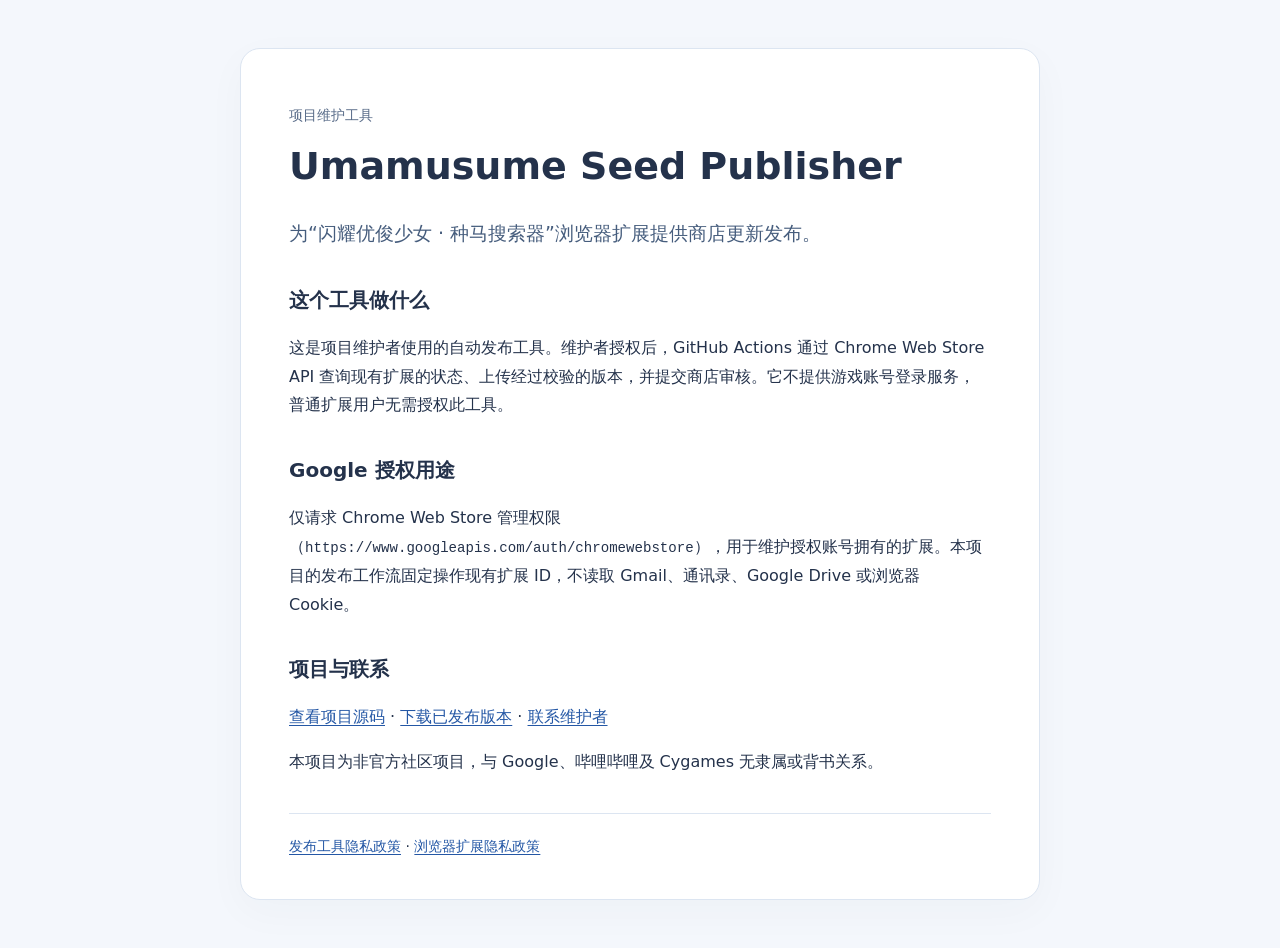
<file: publisher-site/index.html>
<!doctype html>
<html lang="zh-CN">
<meta charset="utf-8">
<meta name="viewport" content="width=device-width,initial-scale=1">
<title>Umamusume Seed Publisher · 发布工具说明</title>
<link rel="stylesheet" href="style.css">
<main>
  <p class="eyebrow">项目维护工具</p>
  <h1>Umamusume Seed Publisher</h1>
  <p class="lead">为“闪耀优俊少女 · 种马搜索器”浏览器扩展提供商店更新发布。</p>
  <h2>这个工具做什么</h2>
  <p>这是项目维护者使用的自动发布工具。维护者授权后，GitHub Actions 通过 Chrome Web Store API 查询现有扩展的状态、上传经过校验的版本，并提交商店审核。它不提供游戏账号登录服务，普通扩展用户无需授权此工具。</p>
  <h2>Google 授权用途</h2>
  <p>仅请求 Chrome Web Store 管理权限（<code>https://www.googleapis.com/auth/chromewebstore</code>），用于维护授权账号拥有的扩展。本项目的发布工作流固定操作现有扩展 ID，不读取 Gmail、通讯录、Google Drive 或浏览器 Cookie。</p>
  <h2>项目与联系</h2>
  <p><a href="https://github.com/yyahz/umamusume-seed-optimizer">查看项目源码</a> · <a href="https://github.com/yyahz/umamusume-seed-optimizer/releases">下载已发布版本</a> · <a href="https://github.com/yyahz/umamusume-seed-optimizer/issues">联系维护者</a></p>
  <p>本项目为非官方社区项目，与 Google、哔哩哔哩及 Cygames 无隶属或背书关系。</p>
  <footer><a href="privacy.html">发布工具隐私政策</a> · <a href="https://github.com/yyahz/umamusume-seed-optimizer/blob/main/PRIVACY.md">浏览器扩展隐私政策</a></footer>
</main>
</html>
</file>
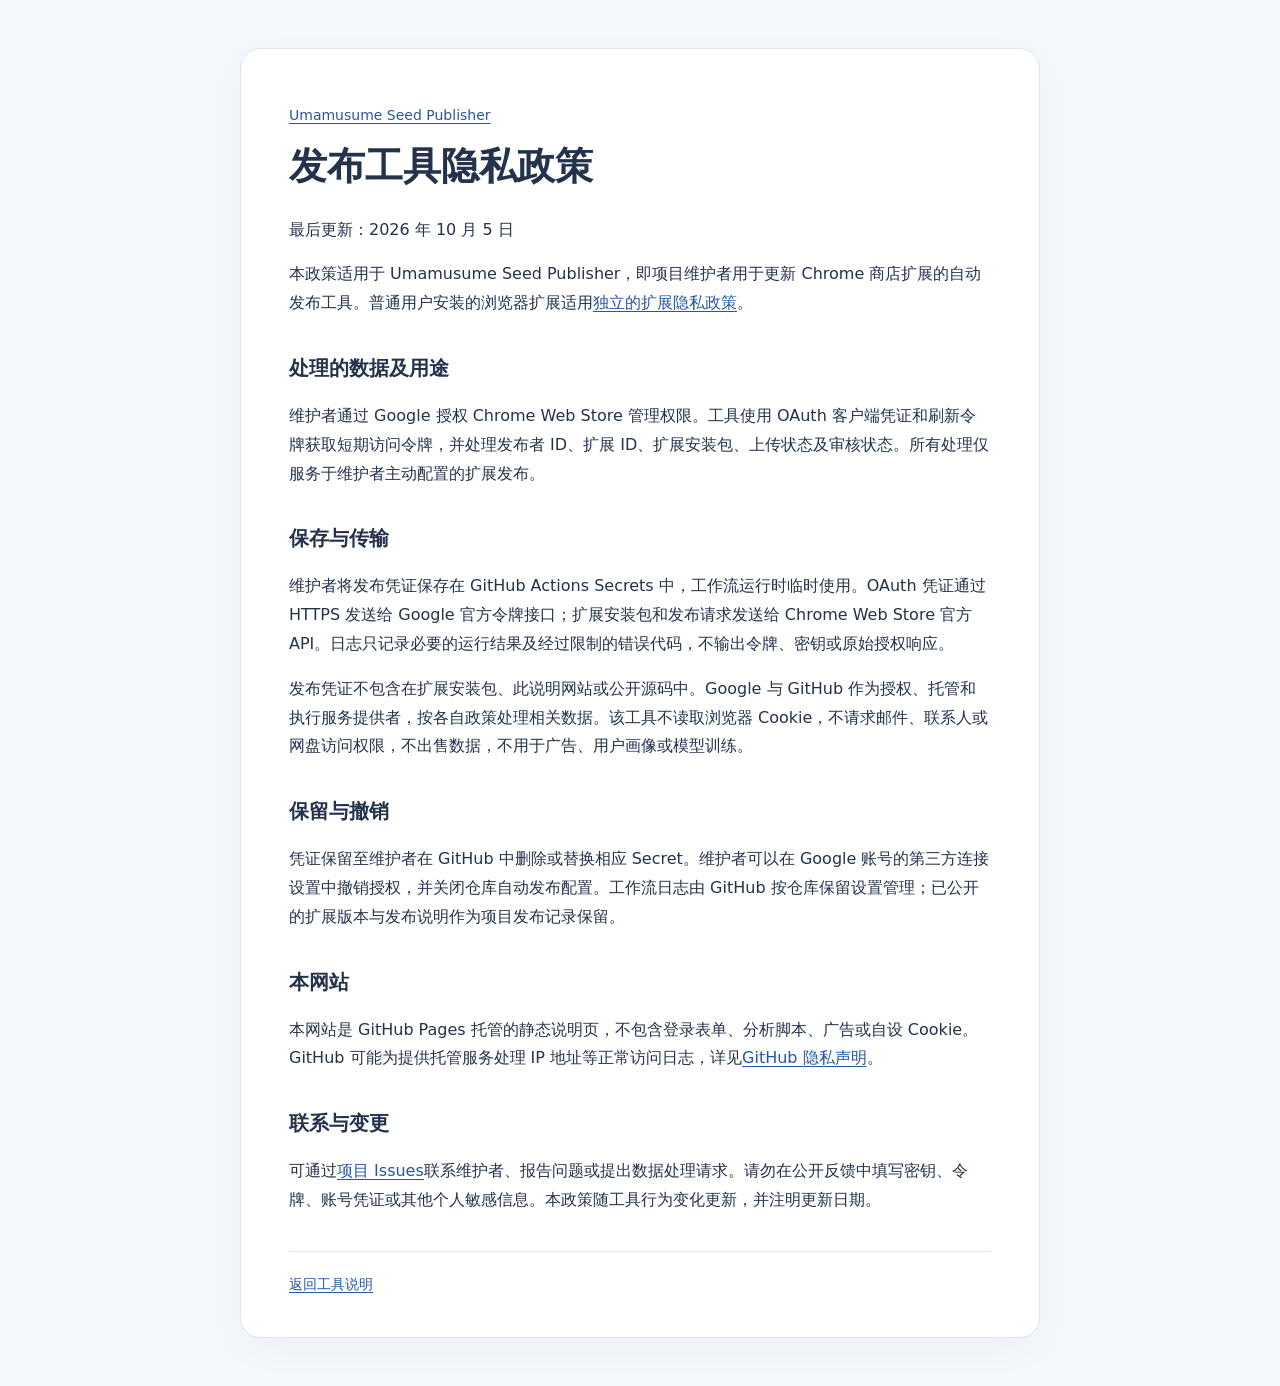
<file: publisher-site/privacy.html>
<!doctype html>
<html lang="zh-CN">
<meta charset="utf-8">
<meta name="viewport" content="width=device-width,initial-scale=1">
<title>隐私政策 · Umamusume Seed Publisher</title>
<link rel="stylesheet" href="style.css">
<main>
  <p class="eyebrow"><a href="index.html">Umamusume Seed Publisher</a></p>
  <h1>发布工具隐私政策</h1>
  <p>最后更新：2026 年 10 月 5 日</p>
  <p>本政策适用于 Umamusume Seed Publisher，即项目维护者用于更新 Chrome 商店扩展的自动发布工具。普通用户安装的浏览器扩展适用<a href="https://github.com/yyahz/umamusume-seed-optimizer/blob/main/PRIVACY.md">独立的扩展隐私政策</a>。</p>
  <h2>处理的数据及用途</h2>
  <p>维护者通过 Google 授权 Chrome Web Store 管理权限。工具使用 OAuth 客户端凭证和刷新令牌获取短期访问令牌，并处理发布者 ID、扩展 ID、扩展安装包、上传状态及审核状态。所有处理仅服务于维护者主动配置的扩展发布。</p>
  <h2>保存与传输</h2>
  <p>维护者将发布凭证保存在 GitHub Actions Secrets 中，工作流运行时临时使用。OAuth 凭证通过 HTTPS 发送给 Google 官方令牌接口；扩展安装包和发布请求发送给 Chrome Web Store 官方 API。日志只记录必要的运行结果及经过限制的错误代码，不输出令牌、密钥或原始授权响应。</p>
  <p>发布凭证不包含在扩展安装包、此说明网站或公开源码中。Google 与 GitHub 作为授权、托管和执行服务提供者，按各自政策处理相关数据。该工具不读取浏览器 Cookie，不请求邮件、联系人或网盘访问权限，不出售数据，不用于广告、用户画像或模型训练。</p>
  <h2>保留与撤销</h2>
  <p>凭证保留至维护者在 GitHub 中删除或替换相应 Secret。维护者可以在 Google 账号的第三方连接设置中撤销授权，并关闭仓库自动发布配置。工作流日志由 GitHub 按仓库保留设置管理；已公开的扩展版本与发布说明作为项目发布记录保留。</p>
  <h2>本网站</h2>
  <p>本网站是 GitHub Pages 托管的静态说明页，不包含登录表单、分析脚本、广告或自设 Cookie。GitHub 可能为提供托管服务处理 IP 地址等正常访问日志，详见<a href="https://docs.github.com/en/site-policy/privacy-policies/github-general-privacy-statement">GitHub 隐私声明</a>。</p>
  <h2>联系与变更</h2>
  <p>可通过<a href="https://github.com/yyahz/umamusume-seed-optimizer/issues">项目 Issues</a>联系维护者、报告问题或提出数据处理请求。请勿在公开反馈中填写密钥、令牌、账号凭证或其他个人敏感信息。本政策随工具行为变化更新，并注明更新日期。</p>
  <footer><a href="index.html">返回工具说明</a></footer>
</main>
</html>
</file>
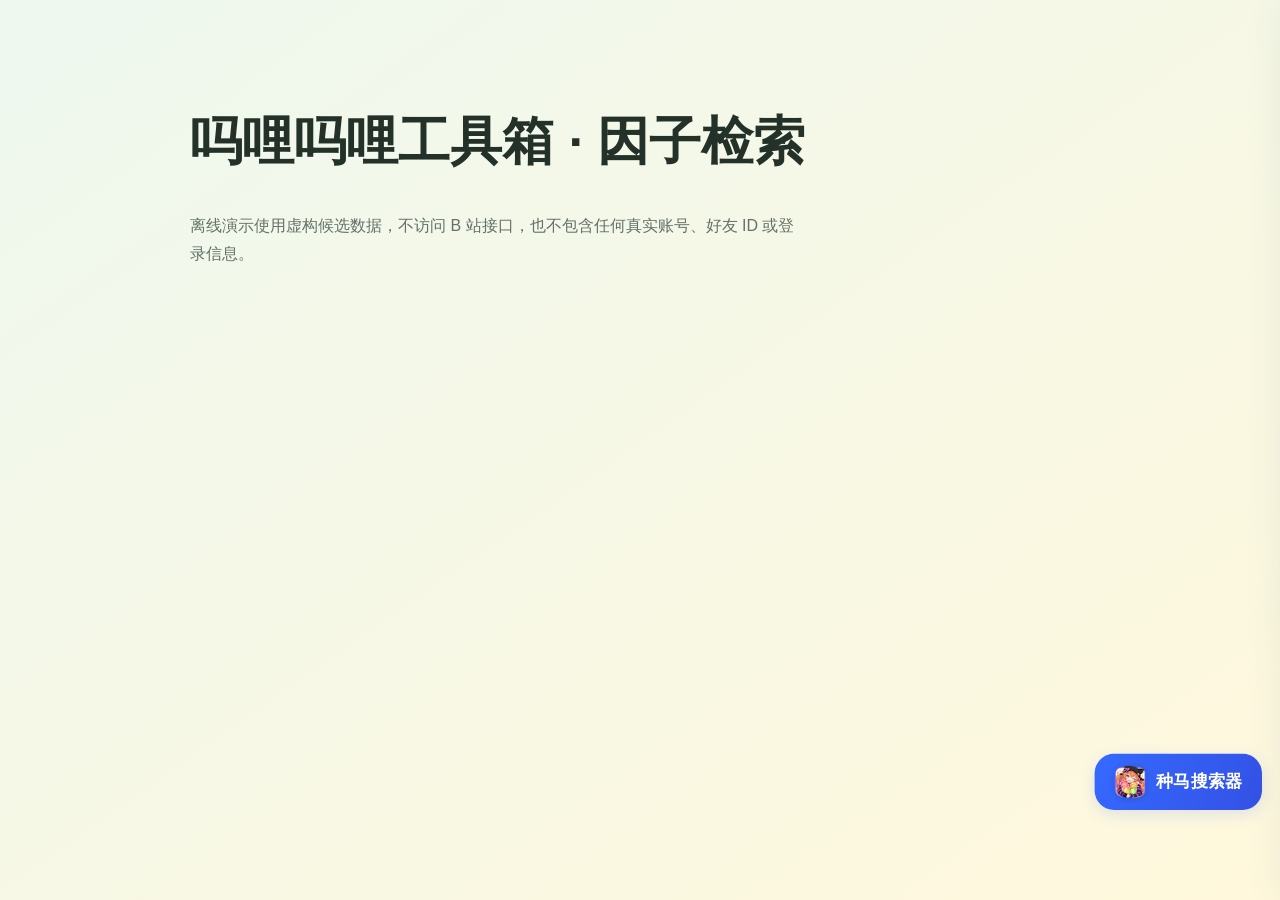
<file: tests/harness.html>
<!doctype html>
<html lang="zh-CN">
<head>
  <meta charset="utf-8">
  <meta name="viewport" content="width=device-width,initial-scale=1">
  <title>种马搜索器离线演示</title>
  <style>
    body { margin:0; min-height:100vh; color:#233129; background:linear-gradient(145deg,#eef8ef,#fff8dc); font-family:"Microsoft YaHei UI",sans-serif; }
    main { width:min(900px,calc(100% - 32px)); margin:0 auto; padding:72px 0; }
    h1 { font-size:clamp(28px,5vw,52px); }
    p { max-width:620px; color:#647169; line-height:1.8; }
  </style>
</head>
<body>
  <main><h1>吗哩吗哩工具箱 · 因子检索</h1><p>离线演示使用虚构候选数据，不访问 B 站接口，也不包含任何真实账号、好友 ID 或登录信息。</p></main>
  <script>
    const harnessParams = new URLSearchParams(location.search);
    const mockedScreenWidth = Number(harnessParams.get("screenWidth"));
    if (Number.isFinite(mockedScreenWidth) && mockedScreenWidth > 0) {
      Object.defineProperty(window.screen, "availWidth", { configurable:true, value:mockedScreenWidth });
    }
    const saved = {
      umaSeedOptimizerPreferencesV1: {
        colorOrder: ["blue", "red", "green", "white"],
        depth: 1,
        filterFull: true
      },
      umaSeedOptimizerSessionV1: {
        cardIds: [100101],
        desiredFactors: [
          { type:1, num:1, name:"速度", tier:1, minStars:7, minSelfStars:2, colorId:"blue", subtype:"属性" },
          { type:2, num:31, name:"短距离", tier:1, minStars:5, minSelfStars:1, colorId:"red", subtype:"适性" },
          { type:6, num:30001, name:"URA剧本", tier:2, minStars:3, minSelfStars:1, colorId:"white", subtype:"剧本" }
        ]
      }
    };
    window.chrome = {
      runtime: {
        getURL(path) { return new URL(`../${path}`, location.href).href; },
        async sendMessage(message) {
          if (message?.type === "UMA_SEED_SESSION_GET_V1") return { ok:true, value:saved.umaSeedOptimizerSessionV1 || {} };
          if (message?.type === "UMA_SEED_SESSION_SET_V1") {
            saved.umaSeedOptimizerSessionV1 = message.value || {};
            return { ok:true };
          }
          return { ok:false };
        }
      },
      storage: {
        local: {
          async get(key) { return { [key]: saved[key] }; },
          async set(document) { Object.assign(saved, document); }
        }
      }
    };
    const factors = [{ factor_groups: [
      { type:1, factors:[
        { type:1, num:1, name:"速度" }, { type:1, num:2, name:"耐力" }, { type:1, num:3, name:"力量" }, { type:1, num:4, name:"毅力" }, { type:1, num:5, name:"智力" }
      ] },
      { type:2, factors:[
        { type:2, num:11, name:"草地" }, { type:2, num:21, name:"领跑" }, { type:2, num:31, name:"短距离" }, { type:2, num:32, name:"英里" }
      ] },
      { type:3, factors:[
        { type:3, num:100101, name:"璀璨流星" }, { type:3, num:100601, name:"胜利的鼓动" },
        { type:3, num:100701, name:"夏日光晕" }, { type:3, num:100801, name:"心头一击♪啾" },
        { type:3, num:100901, name:"威风堂堂，锦绣逐梦！" }, { type:3, num:101001, name:"决不让出领头的景色……！" }
      ] },
      { type:4, factors:[
        { type:4, num:20001, name:"顺时针○" }, { type:4, num:20002, name:"逆时针○" }, { type:4, num:20013, name:"标准距离○" },
        { type:4, num:20101, name:"位置感" }, { type:4, num:20102, name:"打基础" }, { type:4, num:20103, name:"危险回避" },
        { type:4, num:200352, name:"弯道恢复○" }, { type:4, num:200532, name:"抢先" }, { type:4, num:201742, name:"优俊少女爱好者" },
        { type:4, num:20201, name:"点燃青春·速" }, { type:4, num:20202, name:"点燃青春·耐" }, { type:4, num:20203, name:"点燃青春·力" },
        { type:4, num:20204, name:"点燃青春·根" }, { type:4, num:20205, name:"点燃青春·智" },
        { type:4, num:20206, name:"点燃青春·智+" }
      ] },
      { type:5, factors:[
        { type:5, num:10002, name:"中京短途赛" }, { type:5, num:10013, name:"短途者锦标赛" }
      ] },
      { type:6, factors:[
        { type:6, num:30001, name:"URA剧本" }, { type:6, num:30002, name:"青春杯剧本" }, { type:6, num:30005, name:"荣耀女神杯剧本" }
      ] }
    ] }];
    const heroCards = [
      { card_id:100101, name:"特别周", rarity:3 },
      { card_id:100202, name:"无声铃鹿", rarity:3 },
      { card_id:100303, name:"东海帝王", rarity:3 },
      { card_id:100404, name:"黄金船", rarity:2 },
      { card_id:100505, name:"春丽", rarity:1 },
      { card_id:100606, name:"大树快车", rarity:1 }
    ];
    const candidates = [
      { role_id:"77510321", hero_card:{ card_name:"优先速度型", icon_url:"https://example.test/body.png", icon_url_f:"https://example.test/parent-f.png", icon_url_m:"https://example.test/parent-m.png", win_race_count:42, factors:[
        { factor_id:1,type:1,num:1,name:"速度",rarity:3,total_rarity:9 },
        { factor_id:2,type:2,num:31,name:"短距离",rarity:2,total_rarity:7 },
        { factor_id:3,type:6,num:30001,name:"URA剧本",rarity:1,total_rarity:5 }
      ] } },
      { role_id:"88246019", hero_card:{ card_name:"短距剧本型", win_race_count:55, factors:[
        { factor_id:4,type:1,num:1,name:"速度",rarity:2,total_rarity:5 },
        { factor_id:5,type:2,num:31,name:"短距离",rarity:3,total_rarity:9 },
        { factor_id:6,type:6,num:30001,name:"URA剧本",rarity:1,total_rarity:9 }
      ] } },
      { role_id:"19420753", hero_card:{ win_race_count:31, factors:[
        { factor_id:7,type:2,num:31,name:"短距离",rarity:1,total_rarity:3 },
        { factor_id:8,type:4,num:20001,name:"顺时针○",rarity:0,total_rarity:6 }
      ] } }
    ];
    window.addEventListener("message", (event) => {
      const request = event.data;
      if (event.source !== window || request?.channel !== "UMA_SEED_OPTIMIZER_REQUEST_V1") return;
      window.__lastUmaRequest = request;
      const result = request.action === "GET_FACTORS"
        ? { code:0, data:factors }
        : request.action === "GET_HERO_CARDS"
          ? { code:0, data:heroCards }
          : { code:0, data:{ records:candidates, total:candidates.length, has_next_page:false } };
      setTimeout(() => window.postMessage({
        channel:"UMA_SEED_OPTIMIZER_RESPONSE_V1",
        requestId:request.requestId,
        ok:true,
        result
      }, "*"), 40);
    });
  </script>
  <script src="../ranking.js"></script>
  <script src="../gold-skill-map.js"></script>
  <script src="../traditional-name-map.js"></script>
  <script src="../factor-recognizer.js"></script>
  <script src="../request-guard.js"></script>
  <script src="../content.js"></script>
  <script>
    if (harnessParams.get("open") === "1") {
      document.getElementById("uma-seed-optimizer-host")?.shadowRoot?.querySelector(".launcher")?.click();
    }
  </script>
</body>
</html>
</file>
<file: publisher-site/style.css>
:root{color-scheme:light;font:16px/1.8 system-ui,-apple-system,"Segoe UI","Microsoft YaHei",sans-serif;color:#24324b;background:#f4f7fc}*{box-sizing:border-box}body{margin:0;padding:48px 20px}main{max-width:800px;margin:auto;padding:40px 48px;border:1px solid #dce5f1;border-radius:20px;background:#fff;box-shadow:0 12px 40px #24324b08}h1{font-size:clamp(26px,4vw,38px);line-height:1.3;margin:8px 0 24px;overflow-wrap:anywhere}h2{font-size:20px;margin:32px 0 10px}.eyebrow{color:#586b88;font-size:14px}.lead{font-size:19px;color:#465d7d}a{color:#2457a5;text-underline-offset:3px}a:hover{color:#163c76}a:focus-visible{outline:3px solid #74a5ef;outline-offset:4px}code{overflow-wrap:anywhere;font-size:.88em}footer{margin-top:36px;padding-top:20px;border-top:1px solid #dce5f1;font-size:14px}@media(max-width:600px){body{padding:16px 12px}main{padding:24px 20px;border-radius:14px}}
</file>
